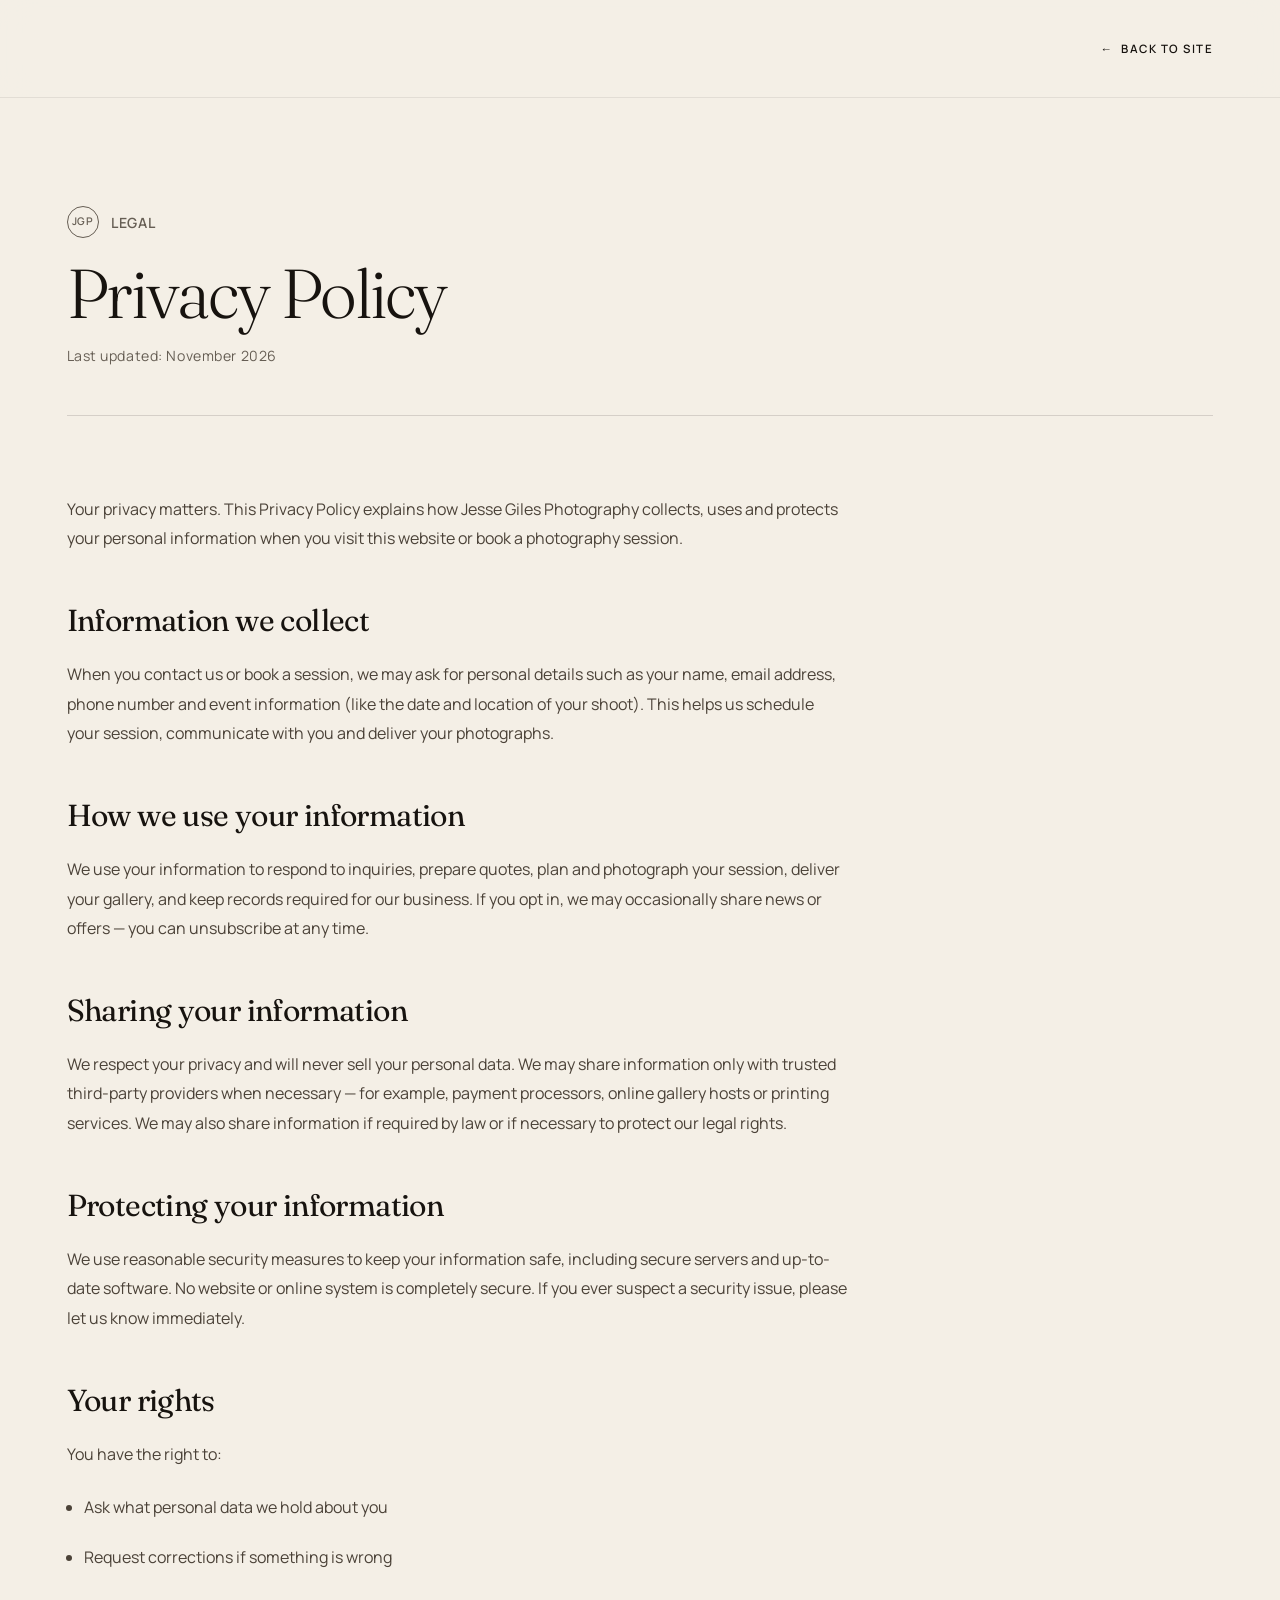
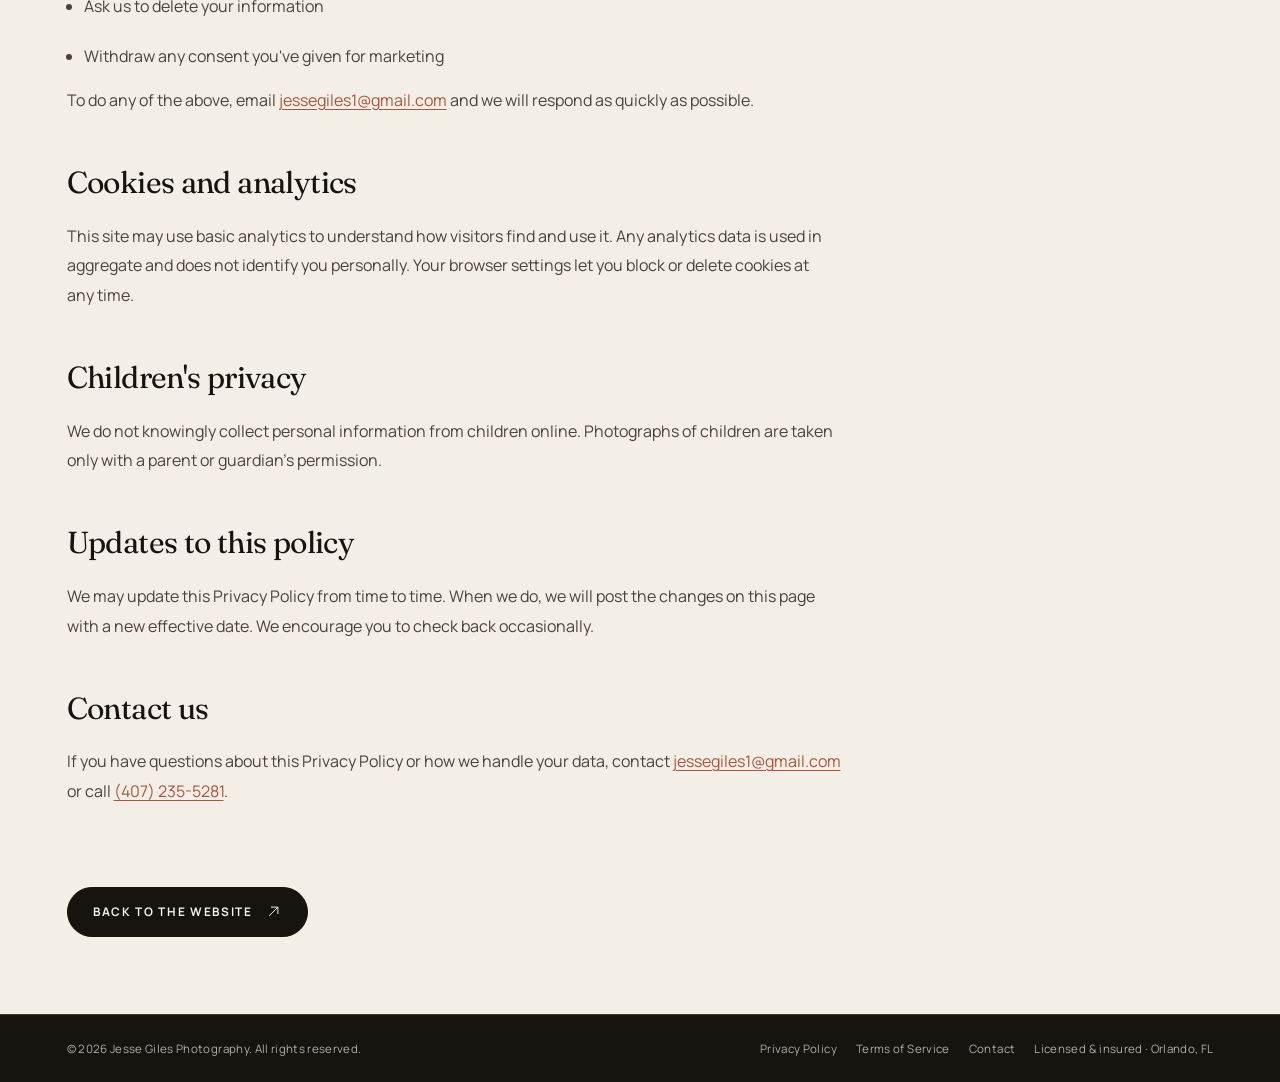
<file: privacy-policy.html>
<!DOCTYPE html>
<html lang="en">
<head>
  <meta charset="utf-8">
  <meta name="viewport" content="width=device-width, initial-scale=1">
  <title>Privacy Policy | Jesse Giles Photography</title>
  <meta name="description" content="How Jesse Giles Photography collects, uses and protects your personal information.">
  <meta name="theme-color" content="#17130f">
  <link rel="icon" href="assets/img/favicon.svg" type="image/svg+xml">
  <link rel="preload" href="assets/fonts/fraunces-roman.woff2" as="font" type="font/woff2" crossorigin>
  <link rel="preload" href="assets/fonts/manrope.woff2" as="font" type="font/woff2" crossorigin>
  <link rel="stylesheet" href="assets/css/style.css">
</head>
<body class="legal-page">

  <a class="skip-link" href="#main">Skip to content</a>

  <header class="header header--solid">
    <div class="header__inner">
      <a class="brand" href="index.html" aria-label="Jesse Giles Photography, home">
        <span class="brand__logo" aria-hidden="true"></span>
      </a>
      <a class="header__back" href="index.html"><span aria-hidden="true">←</span> Back to site</a>
    </div>
  </header>

  <main id="main" class="legal-page">
    <div class="shell">
      <div class="legal-hero">
        <p class="eyebrow"><span class="eyebrow__num">JGP</span> Legal</p>
        <h1>Privacy Policy</h1>
        <p>Last updated: November 2026</p>
      </div>

      <div class="legal-body">
        <p>Your privacy matters. This Privacy Policy explains how Jesse Giles Photography collects, uses and protects your personal information when you visit this website or book a photography session.</p>

        <h2>Information we collect</h2>
        <p>When you contact us or book a session, we may ask for personal details such as your name, email address, phone number and event information (like the date and location of your shoot). This helps us schedule your session, communicate with you and deliver your photographs.</p>

        <h2>How we use your information</h2>
        <p>We use your information to respond to inquiries, prepare quotes, plan and photograph your session, deliver your gallery, and keep records required for our business. If you opt in, we may occasionally share news or offers — you can unsubscribe at any time.</p>

        <h2>Sharing your information</h2>
        <p>We respect your privacy and will never sell your personal data. We may share information only with trusted third-party providers when necessary — for example, payment processors, online gallery hosts or printing services. We may also share information if required by law or if necessary to protect our legal rights.</p>

        <h2>Protecting your information</h2>
        <p>We use reasonable security measures to keep your information safe, including secure servers and up-to-date software. No website or online system is completely secure. If you ever suspect a security issue, please let us know immediately.</p>

        <h2>Your rights</h2>
        <p>You have the right to:</p>
        <ul>
          <li>Ask what personal data we hold about you</li>
          <li>Request corrections if something is wrong</li>
          <li>Ask us to delete your information</li>
          <li>Withdraw any consent you've given for marketing</li>
        </ul>
        <p>To do any of the above, email <a href="mailto:jessegiles1@gmail.com">jessegiles1@gmail.com</a> and we will respond as quickly as possible.</p>

        <h2>Cookies and analytics</h2>
        <p>This site may use basic analytics to understand how visitors find and use it. Any analytics data is used in aggregate and does not identify you personally. Your browser settings let you block or delete cookies at any time.</p>

        <h2>Children's privacy</h2>
        <p>We do not knowingly collect personal information from children online. Photographs of children are taken only with a parent or guardian's permission.</p>

        <h2>Updates to this policy</h2>
        <p>We may update this Privacy Policy from time to time. When we do, we will post the changes on this page with a new effective date. We encourage you to check back occasionally.</p>

        <h2>Contact us</h2>
        <p>If you have questions about this Privacy Policy or how we handle your data, contact <a href="mailto:jessegiles1@gmail.com">jessegiles1@gmail.com</a> or call <a href="tel:+14072355281">(407) 235-5281</a>.</p>
      </div>

      <div class="legal-foot">
        <a class="btn btn--dark" href="index.html"><span>Back to the website</span><svg class="ico" viewBox="0 0 24 24" aria-hidden="true"><path d="M5 19 19 5M8 5h11v11"/></svg></a>
      </div>
    </div>
  </main>

  <footer class="footer pt-0">
    <div class="shell">
      <div class="footer__bottom" style="border-top:0;">
        <p>© 2026 Jesse Giles Photography. All rights reserved.</p>
        <div class="footer__legal">
          <a href="privacy-policy.html">Privacy Policy</a>
          <a href="terms-of-service.html">Terms of Service</a>
          <a href="index.html#contact">Contact</a>
          <span>Licensed &amp; insured · Orlando, FL</span>
        </div>
      </div>
    </div>
  </footer>

</body>
</html>
</file>
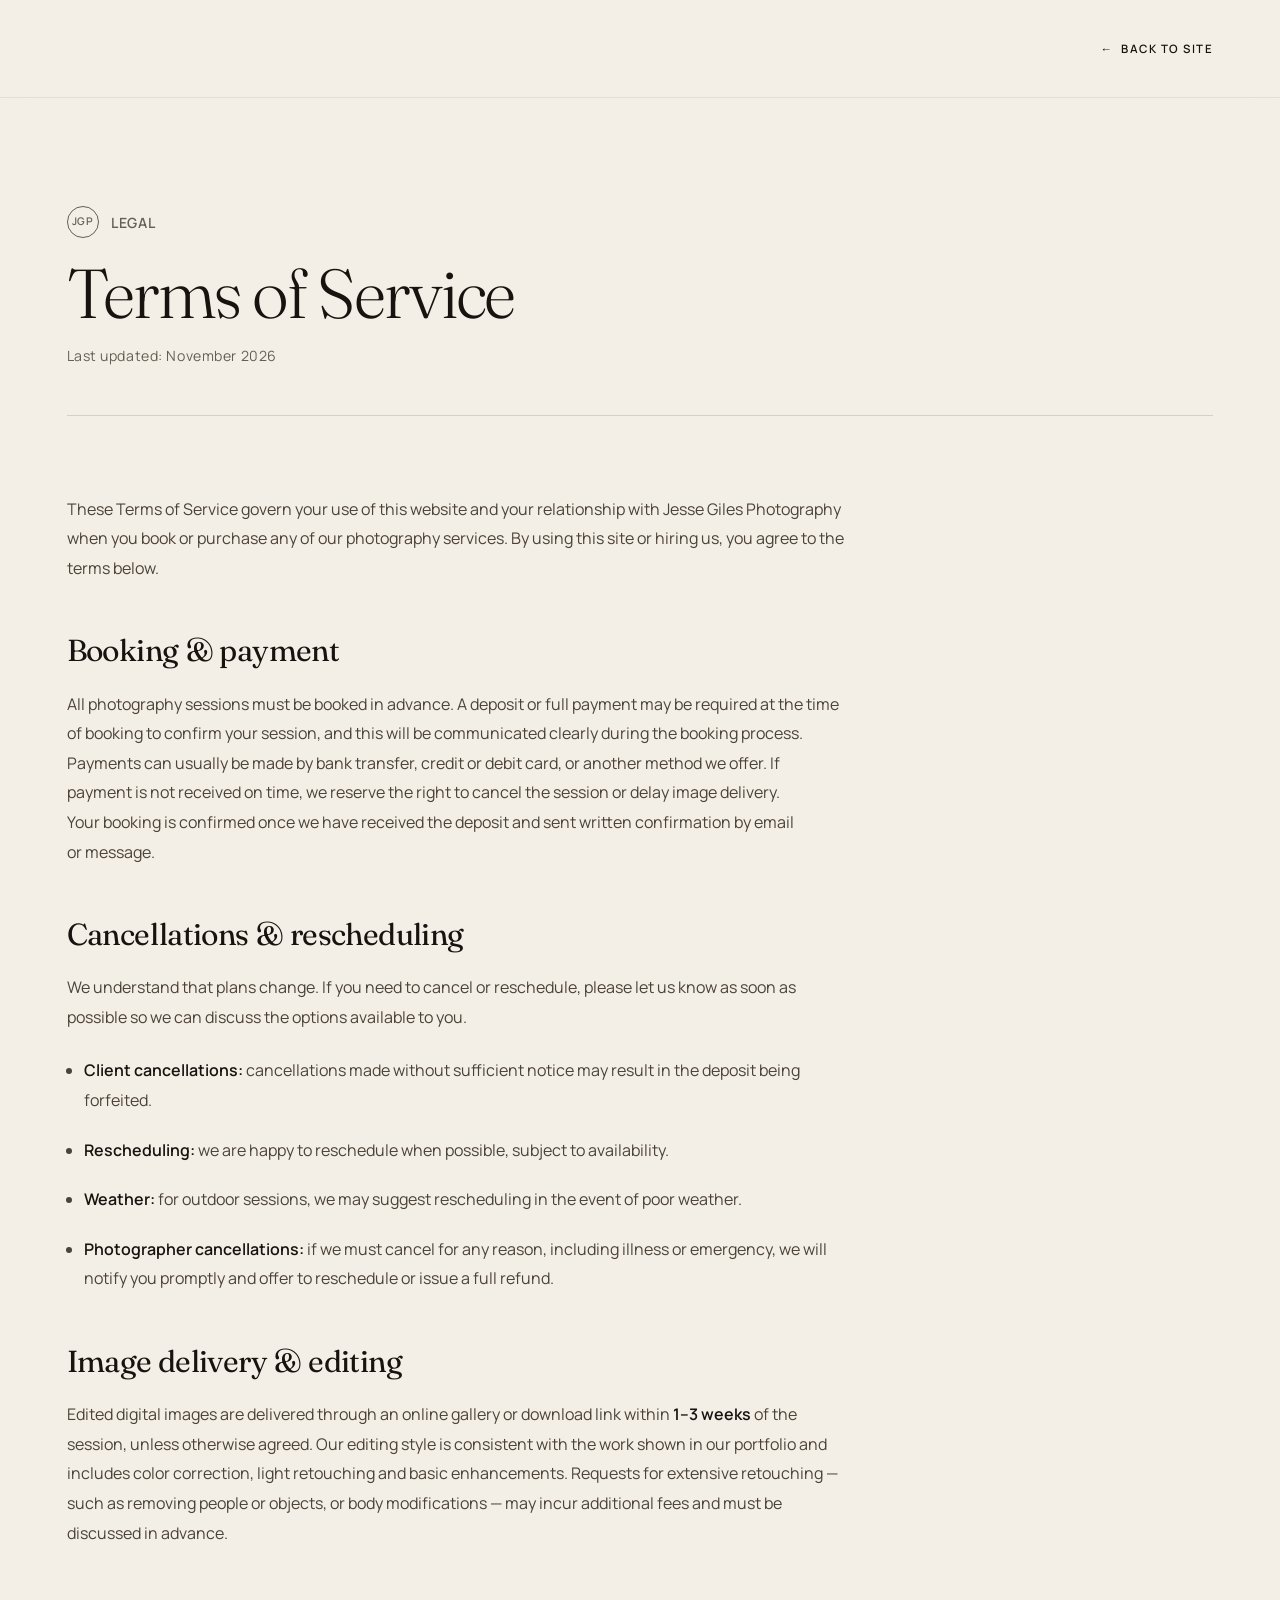
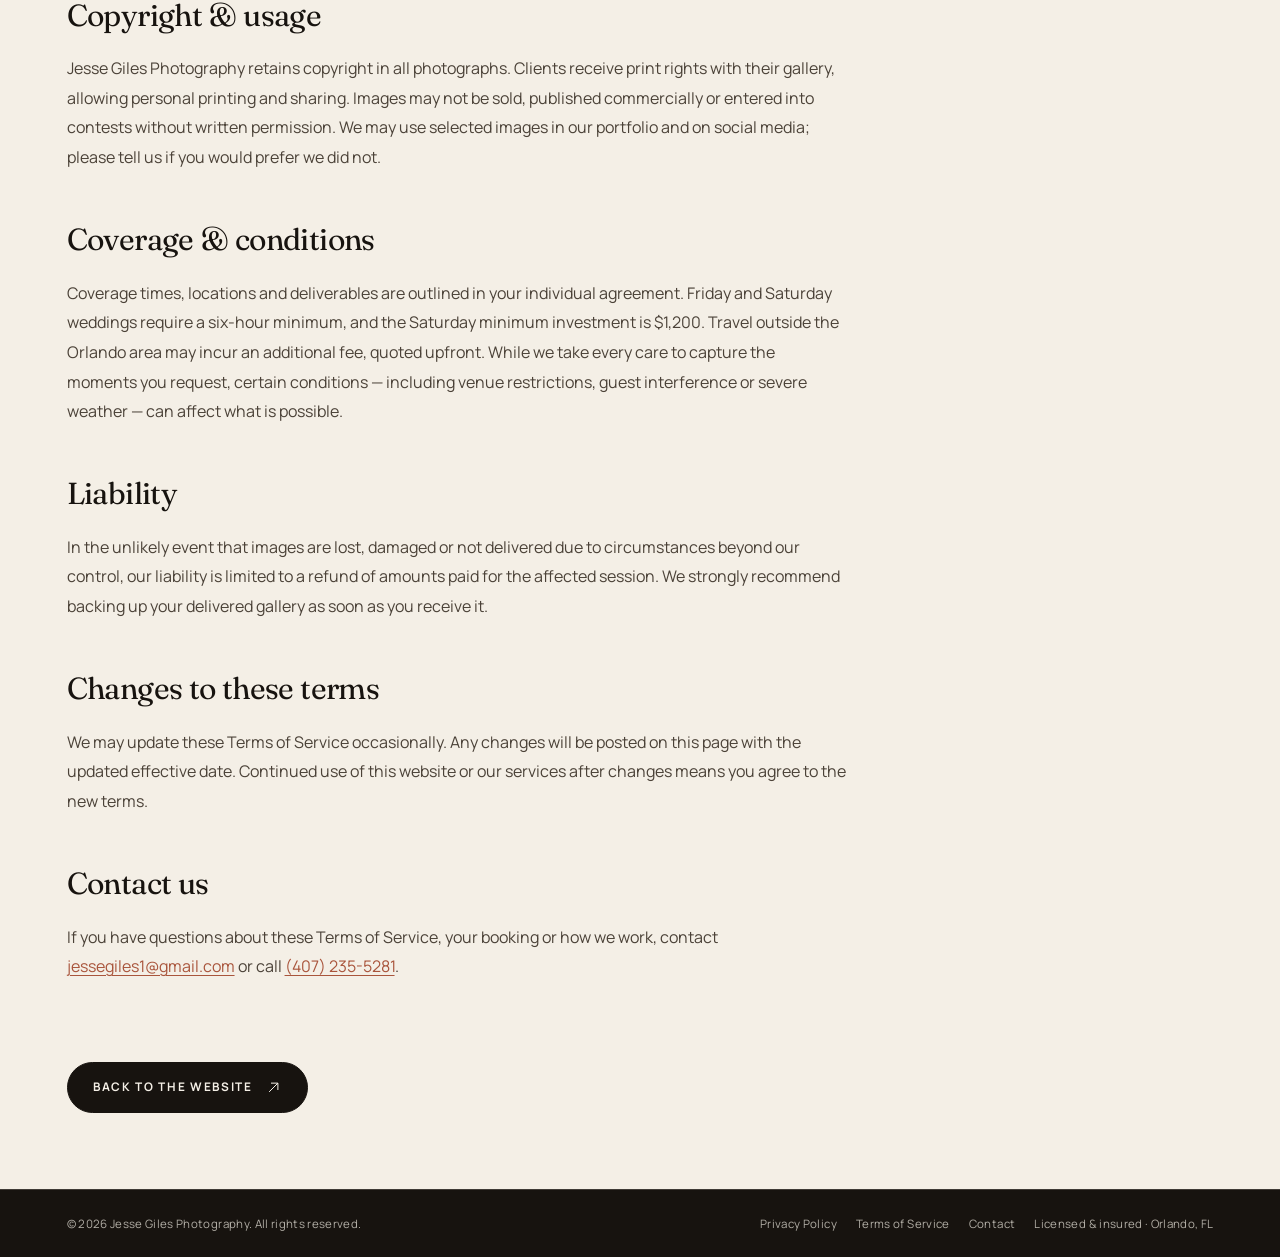
<file: terms-of-service.html>
<!DOCTYPE html>
<html lang="en">
<head>
  <meta charset="utf-8">
  <meta name="viewport" content="width=device-width, initial-scale=1">
  <title>Terms of Service | Jesse Giles Photography</title>
  <meta name="description" content="Booking, payment, cancellation and image delivery terms for Jesse Giles Photography.">
  <meta name="theme-color" content="#17130f">
  <link rel="icon" href="assets/img/favicon.svg" type="image/svg+xml">
  <link rel="preload" href="assets/fonts/fraunces-roman.woff2" as="font" type="font/woff2" crossorigin>
  <link rel="preload" href="assets/fonts/manrope.woff2" as="font" type="font/woff2" crossorigin>
  <link rel="stylesheet" href="assets/css/style.css">
</head>
<body class="legal-page">

  <a class="skip-link" href="#main">Skip to content</a>

  <header class="header header--solid">
    <div class="header__inner">
      <a class="brand" href="index.html" aria-label="Jesse Giles Photography, home">
        <span class="brand__logo" aria-hidden="true"></span>
      </a>
      <a class="header__back" href="index.html"><span aria-hidden="true">←</span> Back to site</a>
    </div>
  </header>

  <main id="main" class="legal-page">
    <div class="shell">
      <div class="legal-hero">
        <p class="eyebrow"><span class="eyebrow__num">JGP</span> Legal</p>
        <h1>Terms of Service</h1>
        <p>Last updated: November 2026</p>
      </div>

      <div class="legal-body">
        <p>These Terms of Service govern your use of this website and your relationship with Jesse Giles Photography when you book or purchase any of our photography services. By using this site or hiring us, you agree to the terms below.</p>

        <h2>Booking &amp; payment</h2>
        <p>All photography sessions must be booked in advance. A deposit or full payment may be required at the time of booking to confirm your session, and this will be communicated clearly during the booking process. Payments can usually be made by bank transfer, credit or debit card, or another method we offer. If payment is not received on time, we reserve the right to cancel the session or delay image delivery. Your booking is confirmed once we have received the deposit and sent written confirmation by email or message.</p>

        <h2>Cancellations &amp; rescheduling</h2>
        <p>We understand that plans change. If you need to cancel or reschedule, please let us know as soon as possible so we can discuss the options available to you.</p>
        <ul>
          <li><strong>Client cancellations:</strong> cancellations made without sufficient notice may result in the deposit being forfeited.</li>
          <li><strong>Rescheduling:</strong> we are happy to reschedule when possible, subject to availability.</li>
          <li><strong>Weather:</strong> for outdoor sessions, we may suggest rescheduling in the event of poor weather.</li>
          <li><strong>Photographer cancellations:</strong> if we must cancel for any reason, including illness or emergency, we will notify you promptly and offer to reschedule or issue a full refund.</li>
        </ul>

        <h2>Image delivery &amp; editing</h2>
        <p>Edited digital images are delivered through an online gallery or download link within <strong>1–3 weeks</strong> of the session, unless otherwise agreed. Our editing style is consistent with the work shown in our portfolio and includes color correction, light retouching and basic enhancements. Requests for extensive retouching — such as removing people or objects, or body modifications — may incur additional fees and must be discussed in advance.</p>

        <h2>Copyright &amp; usage</h2>
        <p>Jesse Giles Photography retains copyright in all photographs. Clients receive print rights with their gallery, allowing personal printing and sharing. Images may not be sold, published commercially or entered into contests without written permission. We may use selected images in our portfolio and on social media; please tell us if you would prefer we did not.</p>

        <h2>Coverage &amp; conditions</h2>
        <p>Coverage times, locations and deliverables are outlined in your individual agreement. Friday and Saturday weddings require a six-hour minimum, and the Saturday minimum investment is $1,200. Travel outside the Orlando area may incur an additional fee, quoted upfront. While we take every care to capture the moments you request, certain conditions — including venue restrictions, guest interference or severe weather — can affect what is possible.</p>

        <h2>Liability</h2>
        <p>In the unlikely event that images are lost, damaged or not delivered due to circumstances beyond our control, our liability is limited to a refund of amounts paid for the affected session. We strongly recommend backing up your delivered gallery as soon as you receive it.</p>

        <h2>Changes to these terms</h2>
        <p>We may update these Terms of Service occasionally. Any changes will be posted on this page with the updated effective date. Continued use of this website or our services after changes means you agree to the new terms.</p>

        <h2>Contact us</h2>
        <p>If you have questions about these Terms of Service, your booking or how we work, contact <a href="mailto:jessegiles1@gmail.com">jessegiles1@gmail.com</a> or call <a href="tel:+14072355281">(407) 235-5281</a>.</p>
      </div>

      <div class="legal-foot">
        <a class="btn btn--dark" href="index.html"><span>Back to the website</span><svg class="ico" viewBox="0 0 24 24" aria-hidden="true"><path d="M5 19 19 5M8 5h11v11"/></svg></a>
      </div>
    </div>
  </main>

  <footer class="footer pt-0">
    <div class="shell">
      <div class="footer__bottom" style="border-top:0;">
        <p>© 2026 Jesse Giles Photography. All rights reserved.</p>
        <div class="footer__legal">
          <a href="privacy-policy.html">Privacy Policy</a>
          <a href="terms-of-service.html">Terms of Service</a>
          <a href="index.html#contact">Contact</a>
          <span>Licensed &amp; insured · Orlando, FL</span>
        </div>
      </div>
    </div>
  </footer>

</body>
</html>
</file>
<file: assets/css/style.css>
/* ==========================================================================
   Jesse Giles Photography — 2026 redesign
   Palette: warm ivory, espresso ink, clay accent
   Type: Fraunces (display) + Manrope (sans)
   ========================================================================== */

/* ---------- Fonts ---------- */
@font-face {
  font-family: "Fraunces";
  font-style: normal;
  font-weight: 300 700;
  font-display: swap;
  src: url("../fonts/fraunces-roman.woff2") format("woff2");
}
@font-face {
  font-family: "Fraunces";
  font-style: italic;
  font-weight: 300 700;
  font-display: swap;
  src: url("../fonts/fraunces-italic.woff2") format("woff2");
}
@font-face {
  font-family: "Manrope";
  font-style: normal;
  font-weight: 400 700;
  font-display: swap;
  src: url("../fonts/manrope.woff2") format("woff2");
}

/* ---------- Reset ---------- */
*,
*::before,
*::after {
  box-sizing: border-box;
}

html {
  -webkit-text-size-adjust: 100%;
  scroll-behavior: smooth;
  scroll-padding-top: 6rem;
}

body,
h1,
h2,
h3,
h4,
p,
figure,
blockquote,
ul,
ol,
dl,
dd {
  margin: 0;
}
ul,
ol {
  padding: 0;
  list-style: none;
}
img,
svg {
  display: block;
  max-width: 100%;
}
img {
  height: auto;
}
button,
input,
select,
textarea {
  font: inherit;
  color: inherit;
}
button {
  background: none;
  border: 0;
  cursor: pointer;
}
a {
  color: inherit;
  text-decoration: none;
}
::selection {
  background: var(--clay);
  color: var(--cream);
}

/* ---------- Tokens ---------- */
:root {
  --ink: #17130f;
  --ink-2: #241e18;
  --ink-3: #33291f;
  --cream: #f4efe6;
  --cream-2: #ece5d9;
  --paper: #faf7f1;
  --sand: #e8dfd0;
  --clay: #a9553c;
  --clay-soft: #d9a58f;
  --olive: #6d7259;
  --muted: #665e54;
  --muted-light: rgba(244, 239, 230, 1);
  --line: rgba(23, 19, 15, 0.14);
  --line-soft: rgba(23, 19, 15, 0.08);
  --line-light: rgba(244, 239, 230, 0.18);
  --serif: "Fraunces", "Iowan Old Style", Georgia, serif;
  --sans: "Manrope", "Helvetica Neue", Arial, sans-serif;
  --gutter: clamp(1.25rem, 5.2vw, 5.5rem);
  --shell: 1480px;
  --section-y: clamp(4.5rem, 7.5vw, 8rem);
  --ease: cubic-bezier(0.22, 1, 0.36, 1);
  --header-h: 88px;
}

/* ---------- Base ---------- */
html {
  scrollbar-color: var(--ink) var(--cream-2);
}
body {
  background: var(--cream);
  color: var(--ink);
  font-family: var(--sans);
  font-size: 16px;
  line-height: 1.65;
  font-weight: 400;
  -webkit-font-smoothing: antialiased;
  -moz-osx-font-smoothing: grayscale;
  overflow-x: hidden;
}
body.is-locked {
  overflow: hidden;
}

.shell {
  width: 100%;
  max-width: var(--shell);
  margin-inline: auto;
  padding-inline: var(--gutter);
}

.section {
  padding-block: var(--section-y);
}

p {
  text-wrap: pretty;
}
h1,
h2,
h3 {
  text-wrap: balance;
}

em {
  font-style: italic;
}

.display {
  font-family: var(--serif);
  font-weight: 400;
  font-size: clamp(2.5rem, 5.1vw, 4.9rem);
  line-height: 1.02;
  letter-spacing: -0.028em;
  font-optical-sizing: auto;
}
.display em {
  font-style: italic;
  font-weight: 300;
  letter-spacing: -0.01em;
}

.eyebrow {
  display: flex;
  align-items: center;
  gap: 0.8rem;
  font-size: 0.74rem;
  font-weight: 600;
  letter-spacing: 0.15em;
  text-transform: uppercase;
  color: var(--muted);
  line-height: 1.5;
}
.eyebrow--light {
  color: var(--muted-light);
}
.eyebrow__num {
  display: inline-flex;
  align-items: center;
  justify-content: center;
  min-width: 2rem;
  height: 2rem;
  border: 1px solid currentColor;
  border-radius: 50%;
  font-size: 0.66rem;
  letter-spacing: 0.04em;
}
.eyebrow__dot {
  width: 6px;
  height: 6px;
  border-radius: 50%;
  background: var(--clay-soft);
  box-shadow: 0 0 0 4px rgba(217, 165, 143, 0.18);
}

.link-arrow {
  display: inline-flex;
  align-items: center;
  gap: 0.6rem;
  font-size: 0.84rem;
  font-weight: 600;
  letter-spacing: 0.1em;
  text-transform: uppercase;
  padding-bottom: 0.35rem;
  border-bottom: 1px solid var(--line);
  transition:
    color 0.35s var(--ease),
    border-color 0.35s var(--ease);
}
.link-arrow span {
  transition: transform 0.4s var(--ease);
}
.link-arrow:hover {
  color: var(--clay);
  border-color: var(--clay);
}
.link-arrow:hover span {
  transform: translateX(4px);
}
.link-arrow--light {
  color: var(--cream);
  border-color: var(--line-light);
}
.link-arrow--light:hover {
  color: var(--clay-soft);
  border-color: var(--clay-soft);
}

.fineprint {
  font-size: 0.85rem;
  line-height: 1.7;
  color: var(--muted);
  padding-top: 0.9rem;
  border-top: 1px solid var(--line);
}

/* ---------- Grain + cursor ---------- */
.grain {
  position: fixed;
  inset: 0;
  z-index: 900;
  pointer-events: none;
  opacity: 0.035;
  background-image: url("data:image/svg+xml,%3Csvg xmlns='http://www.w3.org/2000/svg' width='140' height='140'%3E%3Cfilter id='n'%3E%3CfeTurbulence type='fractalNoise' baseFrequency='0.85' numOctaves='3' stitchTiles='stitch'/%3E%3C/filter%3E%3Crect width='140' height='140' filter='url(%23n)'/%3E%3C/svg%3E");
  background-size: 140px 140px;
  mix-blend-mode: multiply;
}
.pt-0 {
  padding-top: 0 !important;
}
.cursor {
  position: fixed;
  top: 0;
  left: 0;
  z-index: 1600;
  pointer-events: none;
  opacity: 0;
  transition: opacity 0.3s ease;
  mix-blend-mode: difference;
}
body.has-cursor .cursor {
  opacity: 1;
}
body.has-cursor,
body.has-cursor a,
body.has-cursor button,
body.has-cursor .gallery__open {
  cursor: none;
}
body.has-cursor input,
body.has-cursor textarea,
body.has-cursor select {
  cursor: auto;
}
.cursor__dot,
.cursor__ring {
  position: fixed;
  top: 0;
  left: 0;
  border-radius: 50%;
  transform: translate(-50%, -50%);
  pointer-events: none;
}
.cursor__dot {
  width: 5px;
  height: 5px;
  background: var(--cream);
  mix-blend-mode: difference;
}
.cursor__ring {
  width: 38px;
  height: 38px;
  border: 1px solid rgba(244, 239, 230, 0.65);
  mix-blend-mode: difference;
  transition:
    width 0.35s var(--ease),
    height 0.35s var(--ease),
    background 0.35s var(--ease),
    border-color 0.35s var(--ease);
}
.cursor.is-hover .cursor__ring {
  width: 64px;
  height: 64px;
  background: rgba(244, 239, 230, 0.14);
  border-color: rgba(244, 239, 230, 0.9);
}

/* ---------- Skip link ---------- */
.skip-link {
  position: fixed;
  top: 0.75rem;
  left: 0.75rem;
  z-index: 3000;
  padding: 0.7rem 1.1rem;
  background: var(--ink);
  color: var(--cream);
  font-size: 0.8rem;
  letter-spacing: 0.08em;
  text-transform: uppercase;
  transform: translateY(-160%);
  transition: transform 0.3s var(--ease);
}
.skip-link:focus-visible {
  transform: none;
  outline: 2px solid var(--clay-soft);
}

/* ---------- Buttons ---------- */
.btn {
  position: relative;
  display: inline-flex;
  align-items: center;
  gap: 0.85rem;
  padding: 1.05rem 1.6rem;
  border: 1px solid transparent;
  border-radius: 100px;
  font-size: 0.74rem;
  font-weight: 700;
  letter-spacing: 0.14em;
  text-transform: uppercase;
  line-height: 1;
  overflow: hidden;
  isolation: isolate;
  transition:
    color 0.4s var(--ease),
    border-color 0.4s var(--ease),
    background-color 0.4s var(--ease);
}
.btn::before {
  content: "";
  position: absolute;
  inset: 0;
  z-index: -1;
  background: var(--clay);
  transform: translateY(101%);
  transition: transform 0.5s var(--ease);
}
.btn:hover::before {
  transform: translateY(0);
}
.btn:hover {
  color: var(--cream);
  border-color: var(--clay);
}
.btn .ico {
  width: 15px;
  height: 15px;
  flex: none;
  fill: none;
  stroke: currentColor;
  stroke-width: 1.6;
  transition: transform 0.45s var(--ease);
}
.btn:hover .ico {
  transform: translate(2px, -2px);
}

.btn--light {
  background: var(--cream);
  color: var(--ink);
  border-color: var(--cream);
}
.btn--dark {
  background: var(--ink);
  color: var(--cream);
  border-color: var(--ink);
}
.btn--outline {
  background: transparent;
  color: var(--ink);
  border-color: var(--line);
}
.btn--outline:hover {
  color: var(--cream);
}
.btn--sm {
  padding: 0.9rem 1.3rem;
  font-size: 0.72rem;
  gap: 0.6rem;
}
.btn--sm .ico {
  width: 12px;
  height: 12px;
}

.btn__count {
  display: inline-flex;
  align-items: center;
  justify-content: center;
  min-width: 1.7rem;
  height: 1.7rem;
  padding-inline: 0.35rem;
  border-radius: 100px;
  background: rgba(23, 19, 15, 0.08);
  font-size: 0.68rem;
  letter-spacing: 0.02em;
}
.btn:hover .btn__count {
  background: rgba(244, 239, 230, 0.18);
}

.round-btn {
  width: 48px;
  height: 48px;
  display: grid;
  place-items: center;
  border: 1px solid var(--line);
  border-radius: 50%;
  transition:
    background 0.35s var(--ease),
    color 0.35s var(--ease),
    border-color 0.35s var(--ease);
}
.round-btn svg {
  width: 18px;
  height: 18px;
  fill: none;
  stroke: currentColor;
  stroke-width: 1.4;
}
.round-btn:hover {
  background: var(--ink);
  color: var(--cream);
  border-color: var(--ink);
}

/* ---------- Header ---------- */
.header {
  position: fixed;
  top: 0;
  left: 0;
  right: 0;
  z-index: 800;
  color: var(--cream);
  transition:
    color 0.45s var(--ease),
    background-color 0.45s var(--ease),
    border-color 0.45s var(--ease),
    transform 0.5s var(--ease);
  border-bottom: 1px solid transparent;
}
.header__inner {
  max-width: var(--shell);
  margin-inline: auto;
  padding: 1.15rem var(--gutter);
  display: flex;
  align-items: center;
  justify-content: space-between;
  gap: 2rem;
}
.header.is-scrolled {
  background: rgba(244, 239, 230, 0.86);
  -webkit-backdrop-filter: blur(16px);
  backdrop-filter: blur(16px);
  color: var(--ink);
  border-bottom-color: var(--line-soft);
}
.header.is-hidden {
  transform: translateY(-100%);
}
.header.is-menu-open {
  color: var(--cream);
  background: transparent;
  border-color: transparent;
  backdrop-filter: none;
}

.brand {
  display: inline-flex;
  align-items: center;
  color: inherit;
}
.brand__logo {
  display: block;
  width: clamp(190px, 11vw, 215px);
  aspect-ratio: 472 / 150;
  transition: opacity 0.35s var(--ease);
}
.brand__logo img {
  width: 100%;
}
header .brand__logo img:last-child {
  display: none;
}
header.is-scrolled .brand__logo img:first-child {
  display: none;
}
header.is-scrolled .brand__logo img:last-child {
  display: block;
}
.brand--footer .brand__logo {
  width: clamp(194px, 13vw, 245px);
}

.nav ul {
  display: flex;
  align-items: center;
  gap: clamp(1.1rem, 2.4vw, 2.4rem);
}
.nav__link {
  position: relative;
  font-size: 0.76rem;
  font-weight: 600;
  letter-spacing: 0.11em;
  text-transform: uppercase;
  padding-block: 0.5rem;
}
.nav__link::after {
  content: "";
  position: absolute;
  left: 0;
  bottom: 0.1rem;
  width: 100%;
  height: 1px;
  background: currentColor;
  transform: scaleX(0);
  transform-origin: right;
  transition: transform 0.45s var(--ease);
}
.nav__link:hover::after,
.nav__link.is-active::after {
  transform: scaleX(1);
  transform-origin: left;
}

.header__actions {
  display: flex;
  align-items: center;
  gap: 1rem;
}

.nav-toggle {
  display: none;
  align-items: center;
  gap: 0.7rem;
  padding: 0.6rem 0;
  font-size: 0.72rem;
  font-weight: 600;
  letter-spacing: 0.18em;
  text-transform: uppercase;
}
.nav-toggle__bars {
  display: flex;
  flex-direction: column;
  gap: 5px;
  width: 22px;
}
.nav-toggle__bars i {
  display: block;
  height: 1px;
  width: 100%;
  background: currentColor;
  transition:
    transform 0.4s var(--ease),
    width 0.4s var(--ease);
}
.nav-toggle[aria-expanded="true"] .nav-toggle__bars i:first-child {
  transform: translateY(3px) rotate(45deg);
}
.nav-toggle[aria-expanded="true"] .nav-toggle__bars i:last-child {
  transform: translateY(-3px) rotate(-45deg);
}

/* ---------- Mobile menu ---------- */
.mobile-menu {
  position: fixed;
  inset: 0;
  z-index: 780;
  background: var(--ink);
  color: var(--cream);
  padding: calc(var(--header-h) + 2rem) var(--gutter) 2.5rem;
  display: flex;
  flex-direction: column;
  justify-content: space-between;
  visibility: hidden;
  opacity: 0;
  clip-path: inset(0 0 100% 0);
  transition:
    clip-path 0.7s var(--ease),
    opacity 0.5s,
    visibility 0.7s;
}
.mobile-menu.is-open {
  visibility: visible;
  opacity: 1;
  clip-path: inset(0 0 0 0);
}
.mobile-menu nav ul {
  display: flex;
  flex-direction: column;
  gap: 0.15rem;
}
.mobile-menu nav a {
  display: flex;
  align-items: baseline;
  gap: 1.1rem;
  padding: 0.55rem 0;
  font-family: var(--serif);
  font-size: clamp(2rem, 8vw, 3.1rem);
  line-height: 1.1;
  letter-spacing: -0.02em;
  border-bottom: 1px solid rgba(244, 239, 230, 0.08);
}
.mobile-menu nav a span {
  font-family: var(--sans);
  font-size: 0.68rem;
  letter-spacing: 0.15em;
  color: var(--clay-soft);
  min-width: 1.4rem;
}
.mobile-menu__foot {
  display: flex;
  flex-wrap: wrap;
  gap: 0.4rem 1.5rem;
  padding-top: 1.5rem;
  border-top: 1px solid var(--line-light);
  font-size: 0.85rem;
  color: var(--muted-light);
}
.mobile-menu__foot a {
  color: var(--cream);
}
.mobile-menu__foot p {
  width: 100%;
  font-size: 0.78rem;
  letter-spacing: 0.08em;
  text-transform: uppercase;
}

/* ---------- Hero ---------- */
.hero {
  position: relative;
  min-height: 100svh;
  display: flex;
  flex-direction: column;
  justify-content: flex-end;
  color: var(--cream);
  overflow: hidden;
  isolation: isolate;
}
.hero__media {
  position: absolute;
  inset: 0;
  z-index: -2;
  overflow: hidden;
  background: var(--ink-2);
}
.hero__img {
  width: 100%;
  height: 100%;
  object-fit: cover;
  object-position: center center;
}
.hero__veil {
  position: absolute;
  inset: 0;
  background:
    linear-gradient(
      to top,
      rgba(13, 10, 8, 0.92) 0%,
      rgba(13, 10, 8, 0.42) 38%,
      rgba(13, 10, 8, 0.14) 62%,
      rgba(13, 10, 8, 0.52) 100%
    ),
    radial-gradient(
      120% 80% at 70% 20%,
      rgba(169, 85, 60, 0.18),
      rgba(0, 0, 0, 0.6) 60%
    );
    mix-blend-mode: multiply;
}
.hero__content {
  padding-top: calc(var(--header-h) + 3rem);
  padding-bottom: clamp(1.75rem, 4vh, 3rem);
}
.hero__eyebrow {
  margin-bottom: clamp(1.4rem, 2.6vw, 2.2rem);
}
.hero__title {
  font-family: var(--serif);
  font-size: clamp(3rem, 7.9vw, 7.6rem);
  font-weight: 300;
  line-height: 0.94;
  letter-spacing: -0.035em;
  max-width: 17ch;
}
.hero__title em {
  font-style: italic;
  color: var(--clay-soft);
}
.hero__title .line {
  display: block;
  overflow: hidden;
  padding-bottom: 0.06em;
  margin-bottom: -0.06em;
}
.hero__title .line__inner {
  display: block;
  transform: translateY(0);
}

@keyframes heroIn {
  from {
    opacity: 0;
    transform: translateY(1.1rem);
  }
  to {
    opacity: 1;
    transform: none;
  }
}
.hero__eyebrow,
.hero__lower,
.hero__foot {
  animation: heroIn 0.85s var(--ease) both;
}
.hero__lower {
  animation-delay: 0.1s;
}
.hero__foot {
  animation-delay: 0.2s;
}
.hero__lower {
  display: grid;
  grid-template-columns: minmax(0, 1fr) auto;
  align-items: end;
  gap: 2rem 4rem;
  margin-top: clamp(2rem, 4vw, 3.2rem);
  padding-top: clamp(1.5rem, 3vw, 2rem);
  border-top: 1px solid var(--line-light);
}
.hero__lede {
  max-width: 34rem;
  font-size: clamp(1rem, 1.15vw, 1.1rem);
  line-height: 1.75;
  color: rgba(244, 239, 230, 0.88);
}
.hero__actions {
  display: flex;
  flex-direction: column;
  align-items: flex-start;
  gap: 1.25rem;
}
.hero__actions .link-arrow {
  align-self: flex-start;
}

.hero__foot {
  display: flex;
  align-items: center;
  justify-content: space-between;
  gap: 2rem;
  padding-top: 1.4rem;
  padding-bottom: 1.6rem;
  border-top: 1px solid var(--line-light);
  font-size: 0.8rem;
  letter-spacing: 0.03em;
  color: rgba(244, 239, 230, 0.84);
}
.hero__award {
  display: flex;
  align-items: center;
  gap: 0.8rem;
}
.hero__award-star {
  color: var(--clay-soft);
  font-size: 1.1rem;
}
.hero__award strong {
  color: var(--cream);
  font-weight: 600;
}
.hero__award span {
  color: rgba(244, 239, 230, 0.72);
  font-size: 0.7rem;
  letter-spacing: 0.16em;
  text-transform: uppercase;
}
.hero__award p {
  line-height: 1.45;
}
.hero__scroll {
  display: inline-flex;
  align-items: center;
  gap: 0.7rem;
  font-size: 0.7rem;
  letter-spacing: 0.18em;
  text-transform: uppercase;
  color: rgba(244, 239, 230, 0.78);
}
.hero__scroll-line {
  position: relative;
  width: 42px;
  height: 1px;
  background: rgba(244, 239, 230, 0.25);
  overflow: hidden;
}
.hero__scroll-line::after {
  content: "";
  position: absolute;
  inset: 0;
  background: var(--clay-soft);
  transform: translateX(-100%);
  animation: scrollLine 2.6s var(--ease) infinite;
}
@keyframes scrollLine {
  0% {
    transform: translateX(-100%);
  }
  55%,
  100% {
    transform: translateX(100%);
  }
}
.hero__booking {
  display: inline-flex;
  align-items: center;
  gap: 0.55rem;
}
.status-dot {
  width: 6px;
  height: 6px;
  border-radius: 50%;
  background: #9ab07b;
  box-shadow: 0 0 0 4px rgba(154, 176, 123, 0.16);
}

/* ---------- Marquee ---------- */
.marquee {
  background: var(--cream);
  color: var(--ink);
  border-bottom: 1px solid var(--line);
  overflow: hidden;
  padding: 1.05rem 0;
}
.marquee__track {
  display: flex;
  align-items: center;
  gap: 2.2rem;
  width: max-content;
  animation: marquee 44s linear infinite;
}
.marquee__track span {
  font-family: var(--serif);
  font-size: clamp(1.05rem, 1.8vw, 1.5rem);
  font-weight: 300;
  letter-spacing: -0.01em;
  white-space: nowrap;
}
.marquee__track i {
  color: var(--clay);
  font-style: normal;
  font-size: 0.7rem;
}
@keyframes marquee {
  from {
    transform: translateX(0);
  }
  to {
    transform: translateX(-50%);
  }
}

/* ---------- Intro ---------- */
.intro {
  padding-bottom: clamp(3rem, 6vw, 5rem);
}
.intro__grid {
  display: grid;
  grid-template-columns: minmax(180px, 0.62fr) 1.9fr;
  gap: clamp(2rem, 5vw, 5rem);
  align-items: start;
}
.intro__aside {
  position: sticky;
  top: 8rem;
  display: flex;
  flex-direction: column;
  gap: 1.6rem;
}
.intro__small {
  font-size: 0.84rem;
  line-height: 1.7;
  color: var(--muted);
  letter-spacing: 0.01em;
}
.intro__title {
  max-width: 19ch;
}
.intro__title em {
  color: var(--clay);
}
.intro__copy {
  display: grid;
  grid-template-columns: 1fr 1fr;
  gap: 1.5rem 2.8rem;
  margin-top: clamp(2rem, 3.4vw, 2.8rem);
  max-width: 60rem;
}
.intro__copy p {
  font-size: 1rem;
  line-height: 1.75;
  color: #40382f;
}
.intro__signature {
  display: flex;
  flex-direction: column;
  gap: 0.25rem;
  margin-top: 2.2rem;
  font-family: var(--serif);
  font-style: italic;
  font-size: 1.85rem;
  line-height: 1;
  color: var(--ink);
}
.intro__signature span {
  font-family: var(--sans);
  font-style: normal;
  font-size: 0.68rem;
  letter-spacing: 0.2em;
  text-transform: uppercase;
  color: var(--muted);
  margin-top: 0.35rem;
}

.stats {
  display: grid;
  grid-template-columns: repeat(4, 1fr);
  gap: 0;
  margin-top: clamp(4rem, 8vw, 7rem);
  border-top: 1px solid var(--line);
  border-bottom: 1px solid var(--line);
}
.stat {
  padding: clamp(1.6rem, 3vw, 2.4rem) clamp(1rem, 2vw, 2rem);
  border-right: 1px solid var(--line);
}
.stat:first-child {
  padding-left: 0;
}
.stat:last-child {
  border-right: 0;
}
.stat__num {
  font-family: var(--serif);
  font-size: clamp(2.6rem, 4.4vw, 4rem);
  line-height: 1;
  letter-spacing: -0.04em;
  display: flex;
  align-items: flex-start;
  gap: 0.1rem;
}
.stat__x,
.stat__plus {
  font-size: 0.45em;
  color: var(--clay);
  margin-top: 0.22em;
}
.stat__label {
  margin-top: 0.9rem;
  font-size: 0.74rem;
  letter-spacing: 0.13em;
  text-transform: uppercase;
  line-height: 1.7;
  color: var(--muted);
}

/* ---------- Section head ---------- */
.section-head {
  display: grid;
  grid-template-columns: minmax(0, 1.55fr) minmax(0, 0.8fr);
  gap: clamp(2rem, 5vw, 5rem);
  align-items: end;
  margin-bottom: clamp(2.25rem, 4.2vw, 3.75rem);
}
.section-head__title {
  margin-top: 1.35rem;
  max-width: 18ch;
}
.section-head__title em {
  color: var(--clay);
}
.section-head__side {
  padding-bottom: 0.5rem;
  max-width: 26rem;
  justify-self: end;
}
.section-head__side > p {
  font-size: 0.96rem;
  line-height: 1.75;
  color: #4b4238;
}
.section-head__meta {
  margin-top: 1rem;
  font-size: 0.7rem !important;
  letter-spacing: 0.18em;
  text-transform: uppercase;
  color: var(--muted) !important;
}
.section-head--stack {
  margin-bottom: clamp(2rem, 4vw, 3rem);
}

/* ---------- Work / gallery ---------- */
.work {
  padding-top: clamp(3rem, 6vw, 5rem);
}
.gallery {
  columns: 3;
  column-gap: clamp(0.7rem, 1.5vw, 1.35rem);
  counter-reset: gallery;
}
.gallery__item {
  counter-increment: gallery;
  break-inside: avoid;
  margin-bottom: clamp(0.7rem, 1.5vw, 1.35rem);
  opacity: 1;
}
.gallery__item.is-hidden {
  display: none;
}
.gallery__open {
  display: block;
  width: 100%;
  text-align: left;
}
.gallery__frame {
  display: block;
  position: relative;
  overflow: hidden;
  background: var(--sand);
}
.gallery__frame img {
  width: 100%;
  height: auto;
  transition:
    transform 1.1s var(--ease),
    filter 0.7s var(--ease);
  transform: scale(1.001);
}
.gallery__open:hover .gallery__frame img,
.gallery__open:focus-visible .gallery__frame img {
  transform: scale(1.045);
  filter: brightness(0.92);
}
.gallery__meta {
  display: flex;
  align-items: center;
  justify-content: space-between;
  gap: 1rem;
  padding: 0.7rem 0.1rem 0;
  font-size: 0.7rem;
  letter-spacing: 0.18em;
  text-transform: uppercase;
  color: var(--muted);
}
.gallery__num::before {
  content: counter(gallery, decimal-leading-zero);
}
.gallery__view {
  display: inline-flex;
  align-items: center;
  gap: 0.35rem;
  opacity: 0;
  transform: translateY(4px);
  transition:
    opacity 0.4s var(--ease),
    transform 0.4s var(--ease);
}
.gallery__view svg {
  width: 11px;
  height: 11px;
  fill: none;
  stroke: currentColor;
  stroke-width: 1.8;
}
.gallery__open:hover .gallery__view,
.gallery__open:focus-visible .gallery__view {
  opacity: 1;
  transform: none;
}

.gallery__more {
  display: flex;
  flex-direction: column;
  align-items: center;
  gap: 1rem;
  margin-top: clamp(2rem, 4vw, 3.2rem);
}
.gallery__note {
  font-size: 0.78rem;
  letter-spacing: 0.06em;
  color: var(--muted);
  text-align: center;
}

/* ---------- About ---------- */
.about {
  background: var(--paper);
  border-top: 1px solid var(--line-soft);
  border-bottom: 1px solid var(--line-soft);
}
.about__grid {
  display: grid;
  grid-template-columns: minmax(0, 0.95fr) minmax(0, 1fr);
  gap: clamp(3rem, 7vw, 7rem);
  align-items: start;
}
.about__media {
  position: relative;
  padding-bottom: 5rem;
  padding-right: 2rem;
}
.about__portrait {
  overflow: hidden;
  position: relative;
  z-index: 1;
}
.about__portrait img {
  width: 100%;
  aspect-ratio: 3 / 2;
  object-fit: cover;
  object-position: center 35%;
  filter: saturate(0.9);
}
.about__detail {
  position: absolute;
  z-index: 2;
  right: 0;
  bottom: 0;
  width: 46%;
  border: 8px solid var(--paper);
  overflow: hidden;
}
.about__detail img {
  width: 100%;
  aspect-ratio: 3 / 4;
  object-fit: cover;
}
.badge {
  position: absolute;
  z-index: 3;
  left: -1.5rem;
  bottom: 7rem;
  width: 132px;
  height: 132px;
  border-radius: 50%;
  background: var(--ink);
  color: var(--cream);
  display: grid;
  place-items: center;
  box-shadow: 0 18px 40px rgba(23, 19, 15, 0.22);
}
.badge__ring {
  position: absolute;
  inset: 8px;
  width: calc(100% - 16px);
  height: calc(100% - 16px);
  animation: spin 28s linear infinite;
}
.badge__ring text {
  fill: var(--cream);
  font-family: var(--sans);
  font-size: 7.1px;
  font-weight: 500;
  letter-spacing: 1.45px;
}
.badge__center {
  font-family: var(--serif);
  font-size: 1.9rem;
  letter-spacing: -0.04em;
}
@keyframes spin {
  to {
    transform: rotate(360deg);
  }
}

.about__title {
  margin-top: 1.35rem;
  max-width: 15ch;
}
.about__title em {
  color: var(--clay);
}
.about__copy {
  margin-top: clamp(1.8rem, 3vw, 2.4rem);
  display: flex;
  flex-direction: column;
  gap: 1.2rem;
}
.about__copy p {
  font-size: 1rem;
  line-height: 1.8;
  color: #40382f;
  max-width: 54ch;
}
.about__quote {
  margin-top: 2.2rem;
  padding: 0.2rem 0 0.2rem 1.4rem;
  border-left: 1px solid var(--clay);
}
.about__quote p {
  font-family: var(--serif);
  font-size: clamp(1.25rem, 1.9vw, 1.6rem);
  line-height: 1.35;
  letter-spacing: -0.01em;
  color: var(--ink);
  font-style: italic;
}
.values {
  margin-top: 2.6rem;
  border-top: 1px solid var(--line);
}
.values li {
  display: grid;
  grid-template-columns: 2.4rem 1fr;
  gap: 0.35rem 1.2rem;
  padding: 1.35rem 0;
  border-bottom: 1px solid var(--line);
}
.values__num {
  font-size: 0.66rem;
  letter-spacing: 0.1em;
  color: var(--clay);
  padding-top: 0.35rem;
}
.values h3 {
  font-family: var(--serif);
  font-weight: 400;
  font-size: 1.2rem;
  letter-spacing: -0.01em;
}
.values p {
  grid-column: 2;
  font-size: 0.88rem;
  line-height: 1.7;
  color: var(--muted);
  max-width: 46ch;
}
.about__body .btn {
  margin-top: 2.2rem;
}

/* ---------- Frames ---------- */
.frames {
  position: relative;
  background: var(--ink);
  color: var(--cream);
  overflow: hidden;
}
.frames__pin {
  min-height: 100svh;
  display: flex;
  flex-direction: column;
  justify-content: center;
  gap: clamp(2rem, 5vh, 3.6rem);
  padding-block: clamp(4.5rem, 9vh, 7rem);
}
.frames__head {
  width: 100%;
}
.frames__title {
  margin-top: 1.25rem;
  font-size: clamp(2.4rem, 5.6vw, 5.4rem);
  color: var(--cream);
}
.frames__title em {
  color: var(--clay-soft);
}
.frames__viewport {
  overflow: hidden;
}
.frames__track {
  display: flex;
  align-items: flex-end;
  gap: clamp(1rem, 2.2vw, 2.2rem);
  width: max-content;
  padding-left: var(--gutter);
  padding-right: var(--gutter);
  will-change: transform;
}
.frame {
  flex: none;
}
.frame img {
  object-fit: cover;
  filter: saturate(0.9);
}
.frame--tall img {
  height: clamp(300px, 46vh, 520px);
  width: auto;
  aspect-ratio: 2 / 3;
}
.frame--wide img {
  height: clamp(230px, 34vh, 390px);
  width: auto;
  aspect-ratio: 3 / 2;
}
.frame figcaption {
  display: flex;
  align-items: center;
  gap: 0.6rem;
  padding-top: 0.8rem;
  font-size: 0.72rem;
  letter-spacing: 0.16em;
  text-transform: uppercase;
  color: var(--muted-light);
}
.frame figcaption span {
  color: var(--clay-soft);
  font-size: 0.66rem;
}
.frames__end {
  flex: none;
  width: clamp(260px, 26vw, 360px);
  padding-left: clamp(1rem, 3vw, 3rem);
  padding-bottom: 1.5rem;
  display: flex;
  flex-direction: column;
  align-items: flex-start;
  gap: 1.5rem;
}
.frames__end p {
  font-family: var(--serif);
  font-size: clamp(1.5rem, 2.4vw, 2.1rem);
  line-height: 1.2;
  letter-spacing: -0.02em;
  color: rgba(244, 239, 230, 0.9);
}
.frames__progress {
  width: 100%;
  margin-top: 0.5rem;
  height: 1px;
  background: rgba(244, 239, 230, 0.16);
}
.frames__progress span {
  display: block;
  height: 100%;
  width: 100%;
  background: var(--clay-soft);
  transform: scaleX(0);
  transform-origin: left;
}

/* ---------- Experience ---------- */
.experience {
  background: var(--cream);
}
.steps {
  position: relative;
  margin-top: clamp(1rem, 2vw, 2rem);
  border-top: 1px solid var(--line);
}
.step {
  display: grid;
  grid-template-columns: clamp(70px, 9vw, 140px) minmax(0, 1fr);
  gap: clamp(1rem, 3vw, 3rem);
  padding: clamp(2rem, 3.6vw, 3rem) 0;
  border-bottom: 1px solid var(--line);
  position: relative;
}
.step__marker {
  display: flex;
  align-items: flex-start;
  padding-top: 0.2rem;
}
.step__marker span {
  display: grid;
  place-items: center;
  width: 46px;
  height: 46px;
  border: 1px solid var(--line);
  border-radius: 50%;
  font-size: 0.7rem;
  letter-spacing: 0.04em;
  color: var(--muted);
  transition:
    background 0.5s var(--ease),
    color 0.5s var(--ease),
    border-color 0.5s var(--ease);
}
.step.is-active .step__marker span {
  background: var(--ink);
  color: var(--cream);
  border-color: var(--ink);
}
.step__content {
  max-width: 60rem;
}
.step__content h3 {
  font-family: var(--serif);
  font-size: clamp(1.65rem, 2.8vw, 2.4rem);
  font-weight: 400;
  letter-spacing: -0.025em;
  line-height: 1.15;
}
.step__content p {
  margin-top: 0.85rem;
  max-width: 62ch;
  font-size: 0.98rem;
  line-height: 1.75;
  color: #4b4238;
}
.step__tag {
  display: inline-block;
  margin-top: 1rem;
  font-size: 0.68rem;
  letter-spacing: 0.16em;
  text-transform: uppercase;
  color: var(--clay);
}
.experience__cta {
  display: flex;
  align-items: center;
  justify-content: space-between;
  flex-wrap: wrap;
  gap: 1.5rem;
  margin-top: clamp(2.5rem, 4vw, 3.5rem);
}
.experience__cta p {
  font-family: var(--serif);
  font-size: clamp(1.3rem, 2vw, 1.7rem);
  letter-spacing: -0.015em;
}

/* ---------- Investment ---------- */
.investment {
  background: var(--sand);
  border-top: 1px solid var(--line-soft);
}
.packages {
  display: grid;
  grid-template-columns: repeat(5, minmax(0, 1fr));
  gap: 1.05rem;
  align-items: stretch;
}
.package {
  position: relative;
  display: flex;
  flex-direction: column;
  padding: clamp(1.25rem, 1.8vw, 1.75rem);
  background: var(--paper);
  border: 1px solid rgba(23, 19, 15, 0.1);
  transition:
    transform 0.5s var(--ease),
    box-shadow 0.5s var(--ease),
    border-color 0.5s var(--ease);
}
.package:hover {
  transform: translateY(-6px);
  box-shadow: 0 24px 46px rgba(23, 19, 15, 0.1);
  border-color: rgba(23, 19, 15, 0.2);
}
.package--featured {
  background: var(--ink);
  color: var(--cream);
  border-color: var(--ink);
}
.package--featured:hover {
  box-shadow: 0 26px 52px rgba(23, 19, 15, 0.26);
}
.package__flag {
  position: absolute;
  top: -1px;
  right: 1.1rem;
  transform: translateY(-50%);
  background: var(--clay);
  color: var(--cream);
  font-size: 0.62rem;
  font-weight: 700;
  letter-spacing: 0.16em;
  text-transform: uppercase;
  padding: 0.4rem 0.7rem;
  border-radius: 100px;
}
.package__name {
  font-size: 0.7rem;
  letter-spacing: 0.2em;
  text-transform: uppercase;
  color: var(--muted);
}
.package--featured .package__name {
  color: var(--muted-light);
}
.package__price {
  display: flex;
  align-items: flex-start;
  gap: 0.15rem;
  font-family: var(--serif);
  font-size: clamp(2.3rem, 3.4vw, 3.2rem);
  line-height: 1;
  letter-spacing: -0.04em;
  margin-top: 1.5rem;
  font-variant-numeric: lining-nums;
}
.package__price span {
  font-size: 0.45em;
  margin-top: 0.3em;
  color: var(--clay);
}
.package--featured .package__price span {
  color: var(--clay-soft);
}
.package__hours {
  margin-top: 0.5rem;
  font-size: 0.78rem;
  color: var(--muted);
  letter-spacing: 0.02em;
}
.package--featured .package__hours {
  color: var(--muted-light);
}
.package__list {
  margin-top: 1.35rem;
  padding-top: 1.1rem;
  border-top: 1px solid var(--line);
  display: flex;
  flex-direction: column;
  gap: 0.55rem;
  flex: 1;
}
.package--featured .package__list {
  border-color: var(--line-light);
}
.package__list li {
  position: relative;
  padding-left: 0.95rem;
  font-size: 0.84rem;
  line-height: 1.6;
  color: #4b4238;
}
.package__list li::before {
  content: "";
  position: absolute;
  left: 0;
  top: 0.55em;
  width: 4px;
  height: 4px;
  border-radius: 50%;
  background: var(--clay);
}
.package--featured .package__list li {
  color: rgba(244, 239, 230, 0.78);
}
.package--featured .package__list li::before {
  background: var(--clay-soft);
}
.package__cta {
  display: flex;
  align-items: center;
  justify-content: space-between;
  margin-top: 1.6rem;
  padding-top: 1rem;
  border-top: 1px solid var(--line);
  font-size: 0.7rem;
  font-weight: 600;
  letter-spacing: 0.13em;
  text-transform: uppercase;
}
.package--featured .package__cta {
  border-color: var(--line-light);
}
.package__cta span {
  transition: transform 0.4s var(--ease);
}
.package__cta:hover span {
  transform: translateX(4px);
}

.included {
  display: flex;
  flex-wrap: wrap;
  align-items: center;
  gap: 0.75rem 1.5rem;
  margin-top: 1.6rem;
  padding: 1.3rem 0;
  border-top: 1px solid var(--line);
  border-bottom: 1px solid var(--line);
}
.included__label {
  font-size: 0.68rem;
  letter-spacing: 0.18em;
  text-transform: uppercase;
  color: #9c4b33;
  font-weight: 700;
  margin-right: 0.5rem;
}
.included ul {
  display: flex;
  flex-wrap: wrap;
  gap: 0.5rem 1.6rem;
}
.included li {
  position: relative;
  padding-left: 1rem;
  font-size: 0.82rem;
  color: #4b4238;
}
.included li::before {
  content: "✦";
  position: absolute;
  left: 0;
  top: 0;
  color: var(--clay);
  font-size: 0.6rem;
}

.addons {
  display: grid;
  grid-template-columns: 1fr 1.25fr;
  gap: clamp(2rem, 6vw, 6rem);
  margin-top: clamp(3rem, 6vw, 5rem);
  align-items: start;
}
.addons__intro h3 {
  font-size: clamp(2rem, 3.2vw, 3rem);
}
.addons__intro h3 em {
  color: var(--clay);
}
.addons__intro p {
  margin-top: 1rem;
  max-width: 32ch;
  font-size: 0.92rem;
  line-height: 1.7;
  color: var(--muted);
}
.addons__list {
  border-top: 1px solid var(--line);
}
.addons__list li {
  display: flex;
  align-items: baseline;
  justify-content: space-between;
  gap: 1.5rem;
  padding: 1.05rem 0;
  border-bottom: 1px solid var(--line);
  font-size: 0.94rem;
}
.addons__list li > span:last-child {
  font-family: var(--serif);
  font-size: 1.15rem;
  letter-spacing: -0.01em;
  white-space: nowrap;
  text-align: right;
}
.addons__list small {
  font-family: var(--sans);
  font-size: 0.7rem;
  color: var(--muted);
}
.addons__list em {
  display: block;
  font-family: var(--sans);
  font-style: normal;
  font-size: 0.68rem;
  letter-spacing: 0.09em;
  text-transform: uppercase;
  color: var(--muted);
  text-align: right;
}
.investment__cta {
  display: flex;
  align-items: center;
  justify-content: space-between;
  flex-wrap: wrap;
  gap: 1.5rem;
  margin-top: clamp(2.5rem, 5vw, 4rem);
  padding-top: 1.6rem;
  border-top: 1px solid var(--line);
}
.investment__cta p {
  font-family: var(--serif);
  font-size: clamp(1.15rem, 1.8vw, 1.5rem);
  letter-spacing: -0.01em;
}

/* ---------- Reviews ---------- */
.reviews {
  background: var(--paper);
  border-top: 1px solid var(--line-soft);
  overflow: hidden;
}
.reviews__head {
  display: flex;
  align-items: flex-end;
  justify-content: space-between;
  gap: 2.5rem;
  margin-bottom: clamp(2.5rem, 4vw, 3.5rem);
}
.reviews__title {
  margin-top: 1.35rem;
  max-width: 15ch;
}
.reviews__title em {
  color: var(--clay);
}
.reviews__score {
  text-align: right;
  flex: none;
  padding-bottom: 0.4rem;
}
.reviews__rating {
  display: flex;
  align-items: center;
  justify-content: flex-end;
  gap: 1rem;
}
.reviews__rating > span:first-child {
  font-family: var(--serif);
  font-size: clamp(2.6rem, 4vw, 3.6rem);
  line-height: 1;
  letter-spacing: -0.04em;
}
.stars {
  color: var(--clay);
  letter-spacing: 0.18em;
  font-size: 0.8rem;
}
.reviews__score-label {
  margin-top: 0.6rem;
  font-size: 0.78rem;
  line-height: 1.7;
  color: var(--muted);
  letter-spacing: 0.04em;
}
.reviews__score-label span {
  font-size: 0.68rem;
  letter-spacing: 0.12em;
  text-transform: uppercase;
}

.reviews__slider {
  overflow-x: auto;
  overflow-y: hidden;
  scroll-snap-type: x mandatory;
  scrollbar-width: none;
  -ms-overflow-style: none;
  cursor: grab;
}
.reviews__slider::-webkit-scrollbar {
  display: none;
}
.reviews__slider.is-dragging {
  cursor: grabbing;
  scroll-snap-type: none;
}
.reviews__track {
  display: flex;
  gap: 1rem;
  padding-inline: var(--gutter);
  width: max-content;
}
.review {
  width: clamp(300px, 34vw, 480px);
  flex: none;
  scroll-snap-align: start;
  background: var(--cream);
  border: 1px solid rgba(23, 19, 15, 0.09);
  padding: clamp(1.6rem, 2.6vw, 2.4rem);
  display: flex;
  flex-direction: column;
  min-height: 330px;
}
.review__mark {
  font-family: var(--serif);
  font-size: 3rem;
  line-height: 0.6;
  color: var(--clay);
  height: 1.5rem;
}
.review__text {
  font-size: 0.96rem;
  line-height: 1.75;
  color: #3d352c;
  margin-top: 0.8rem;
  flex: 1;
}
.review__foot {
  display: flex;
  align-items: center;
  gap: 0.8rem;
  margin-top: 1.8rem;
  padding-top: 1.2rem;
  border-top: 1px solid var(--line);
}
.review__avatar {
  display: grid;
  place-items: center;
  width: 40px;
  height: 40px;
  border-radius: 50%;
  background: var(--sand);
  font-family: var(--serif);
  font-size: 0.72rem;
  letter-spacing: 0.02em;
  color: var(--ink);
}
.review__foot strong {
  display: block;
  font-size: 0.82rem;
  font-weight: 600;
  letter-spacing: 0.02em;
}
.review__foot small {
  display: block;
  font-size: 0.68rem;
  letter-spacing: 0.14em;
  text-transform: uppercase;
  color: var(--muted);
  margin-top: 0.15rem;
}

.reviews__controls {
  display: flex;
  align-items: center;
  gap: 1.4rem;
  margin-top: 1.8rem;
}
.reviews__bar {
  position: relative;
  width: min(220px, 34vw);
  height: 1px;
  background: var(--line);
}
.reviews__bar span {
  display: block;
  height: 100%;
  width: 100%;
  background: var(--ink);
  transform: scaleX(0.22);
  transform-origin: left;
}
.reviews__swipe {
  margin-top: 1rem;
  font-size: 0.68rem;
  letter-spacing: 0.16em;
  text-transform: uppercase;
  color: var(--muted);
}

/* ---------- FAQ ---------- */
.faq {
  background: var(--cream);
}
.faq__grid {
  display: grid;
  grid-template-columns: minmax(0, 0.8fr) minmax(0, 1.2fr);
  gap: clamp(2.5rem, 7vw, 8rem);
  align-items: start;
}
.faq__intro {
  position: sticky;
  top: 8rem;
}
.faq__title {
  margin-top: 1.35rem;
  max-width: 8ch;
}
.faq__title em {
  color: var(--clay);
}
.faq__lede {
  margin-top: 1.4rem;
  font-size: 0.96rem;
  line-height: 1.75;
  color: var(--muted);
  max-width: 30ch;
}
.faq__intro .link-arrow {
  margin-top: 2rem;
}

.accordion {
  border-top: 1px solid var(--line);
}
.accordion__item {
  border-bottom: 1px solid var(--line);
}
.accordion__item h3 {
  font-weight: 400;
}
.accordion__trigger {
  display: flex;
  align-items: center;
  justify-content: space-between;
  gap: 1.5rem;
  width: 100%;
  padding: 1.45rem 0;
  text-align: left;
  font-family: var(--serif);
  font-size: clamp(1.05rem, 1.7vw, 1.3rem);
  letter-spacing: -0.01em;
  line-height: 1.35;
  color: var(--ink);
  transition: color 0.3s var(--ease);
}
.accordion__trigger:hover {
  color: var(--clay);
}
.accordion__trigger i {
  position: relative;
  flex: none;
  width: 18px;
  height: 18px;
  transition: transform 0.45s var(--ease);
}
.accordion__trigger i::before,
.accordion__trigger i::after {
  content: "";
  position: absolute;
  top: 50%;
  left: 0;
  width: 100%;
  height: 1px;
  background: currentColor;
}
.accordion__trigger i::after {
  transform: rotate(90deg);
}
.accordion__trigger[aria-expanded="true"] i {
  transform: rotate(45deg);
}
.accordion__panel {
  overflow: hidden;
}
.accordion__panel p {
  padding: 0 2rem 1.6rem 0;
  max-width: 62ch;
  font-size: 0.96rem;
  line-height: 1.8;
  color: #4b4238;
}

/* ---------- Areas ---------- */
.areas {
  background: var(--sand);
  border-top: 1px solid var(--line-soft);
  padding-block: clamp(4rem, 8vw, 7rem);
}
.areas__grid {
  display: grid;
  grid-template-columns: 1fr 1fr;
  gap: clamp(2rem, 6vw, 6rem);
  margin-top: 1.5rem;
  align-items: end;
}
.areas__title {
  font-size: clamp(2.3rem, 4.6vw, 4.4rem);
}
.areas__title em {
  color: var(--clay);
}
.areas__body p {
  font-size: 0.96rem;
  line-height: 1.75;
  color: #4b4238;
  max-width: 42ch;
}
.areas__list {
  display: flex;
  flex-wrap: wrap;
  gap: 0.45rem;
  margin-top: 1.6rem;
}
.areas__list li {
  padding: 0.45rem 0.9rem;
  border: 1px solid rgba(23, 19, 15, 0.16);
  border-radius: 100px;
  font-size: 0.74rem;
  letter-spacing: 0.06em;
  transition:
    background 0.35s var(--ease),
    color 0.35s var(--ease),
    border-color 0.35s var(--ease);
}
.areas__list li:hover {
  background: var(--ink);
  color: var(--cream);
  border-color: var(--ink);
}

/* ---------- Contact ---------- */
.contact {
  position: relative;
  background: var(--ink);
  color: var(--cream);
  padding-top: clamp(5rem, 9vw, 8rem);
  overflow: hidden;
}
.contact__grid {
  display: grid;
  grid-template-columns: minmax(0, 0.92fr) minmax(0, 1fr);
  gap: clamp(3rem, 7vw, 7rem);
  align-items: start;
  padding-bottom: clamp(4rem, 8vw, 7rem);
}
.contact__title {
  margin-top: 1.5rem;
  font-family: var(--serif);
  font-weight: 300;
  font-size: clamp(2.8rem, 6vw, 5.8rem);
  line-height: 0.98;
  letter-spacing: -0.035em;
  max-width: 12ch;
}
.contact__title em {
  color: var(--clay-soft);
}
.contact__lede {
  margin-top: 1.6rem;
  max-width: 34rem;
  font-size: 1rem;
  line-height: 1.75;
  color: rgba(244, 239, 230, 0.8);
}
.contact__details {
  display: grid;
  grid-template-columns: 1fr 1fr;
  gap: 1.8rem 2rem;
  margin-top: clamp(2.5rem, 4vw, 3.5rem);
  padding-top: 2rem;
  border-top: 1px solid var(--line-light);
}
.contact__label {
  font-size: 0.7rem;
  letter-spacing: 0.18em;
  text-transform: uppercase;
  color: var(--clay-soft);
  margin-bottom: 0.45rem;
}
.contact__details a,
.contact__details p:not(.contact__label) {
  font-size: 0.94rem;
  line-height: 1.65;
  color: rgba(244, 239, 230, 0.9);
}
.contact__details a:hover {
  color: var(--clay-soft);
}
.contact__social {
  display: flex;
  flex-wrap: wrap;
  gap: 0.6rem 1.6rem;
  margin-top: 2.4rem;
  padding-top: 1.5rem;
  border-top: 1px solid var(--line-light);
}
.contact__social a {
  display: inline-flex;
  gap: 0.35rem;
  font-size: 0.7rem;
  letter-spacing: 0.14em;
  text-transform: uppercase;
  color: rgba(244, 239, 230, 0.82);
  transition: color 0.3s var(--ease);
}
.contact__social a:hover {
  color: var(--clay-soft);
}

.contact__form {
  padding-top: 0.5rem;
}
.form {
  display: flex;
  flex-direction: column;
  gap: 1.5rem;
}
.form__row {
  display: grid;
  grid-template-columns: 1fr 1fr;
  gap: 1.5rem;
}
.field {
  display: flex;
  flex-direction: column;
  gap: 0.55rem;
}
.field > span {
  font-size: 0.68rem;
  letter-spacing: 0.15em;
  text-transform: uppercase;
  color: rgba(244, 239, 230, 0.74);
}
.field > span i {
  color: var(--clay-soft);
  font-style: normal;
}
.field input,
.field select,
.field textarea {
  width: 100%;
  background: transparent;
  border: 0;
  border-bottom: 1px solid rgba(244, 239, 230, 0.22);
  border-radius: 0;
  padding: 0.7rem 0;
  font-size: 0.92rem;
  color: var(--cream);
  transition: border-color 0.3s var(--ease);
}
.field textarea {
  resize: vertical;
  min-height: 96px;
  line-height: 1.6;
}
.field input::placeholder,
.field textarea::placeholder {
  color: rgba(244, 239, 230, 0.28);
}
.field input:focus,
.field select:focus,
.field textarea:focus {
  outline: none;
  border-color: var(--clay-soft);
}
.field select {
  appearance: none;
  background-image: url("data:image/svg+xml,%3Csvg xmlns='http://www.w3.org/2000/svg' width='12' height='12' viewBox='0 0 24 24' fill='none' stroke='%23f4efe6' stroke-width='1.5'%3E%3Cpath d='m6 9 6 6 6-6'/%3E%3C/svg%3E");
  background-repeat: no-repeat;
  background-position: right 0.2rem center;
  padding-right: 1.6rem;
  color-scheme: dark;
}
.field select option {
  background: var(--ink-2);
  color: var(--cream);
}
.field input[type="date"] {
  color-scheme: dark;
}
.field input[type="date"]::-webkit-calendar-picker-indicator {
  filter: invert(0.8);
  cursor: pointer;
}
.field.is-invalid input,
.field.is-invalid textarea {
  border-color: #c76b4f;
}

.form__submit {
  display: flex;
  align-items: center;
  gap: 1.5rem;
  flex-wrap: wrap;
  margin-top: 0.5rem;
}
.form__note {
  font-size: 0.76rem;
  line-height: 1.7;
  color: rgba(244, 239, 230, 0.72);
  max-width: 22rem;
}
.form__note a {
  color: rgba(244, 239, 230, 0.8);
  text-decoration: underline;
  text-underline-offset: 2px;
}
.form__status {
  font-size: 0.86rem;
  color: var(--clay-soft);
  min-height: 1.2em;
}
.form__status.is-error {
  color: #e6a08a;
}

.contact__marquee {
  display: flex;
  align-items: center;
  gap: 2.5rem;
  width: max-content;
  padding-bottom: clamp(1.2rem, 2.5vw, 2.4rem);
  opacity: 0.38;
  animation: marquee 50s linear infinite;
}
.contact__marquee span {
  font-family: var(--serif);
  font-size: clamp(3rem, 9vw, 9rem);
  line-height: 0.9;
  letter-spacing: -0.03em;
  white-space: nowrap;
}
.contact__marquee i {
  font-style: normal;
  font-size: 1.6rem;
  color: var(--clay-soft);
}

/* ---------- Legal pages ---------- */
.legal-page {
  background: var(--cream);
}
.header--solid {
  background: rgba(244, 239, 230, 0.92);
  -webkit-backdrop-filter: blur(16px);
  backdrop-filter: blur(16px);
  color: var(--ink);
  border-bottom-color: var(--line-soft);
}
.header--solid .header__back {
  color: var(--ink);
}
.header__back {
  display: inline-flex;
  align-items: center;
  gap: 0.5rem;
  font-size: 0.72rem;
  font-weight: 600;
  letter-spacing: 0.13em;
  text-transform: uppercase;
}
.header__back span {
  transition: transform 0.35s var(--ease);
}
.header__back:hover span {
  transform: translateX(-3px);
}
.legal-hero {
  padding-top: calc(var(--header-h) + clamp(4rem, 8vw, 7rem));
  padding-bottom: clamp(2rem, 4vw, 3rem);
  border-bottom: 1px solid var(--line);
}
.legal-hero h1 {
  margin-top: 1.2rem;
  font-family: var(--serif);
  font-weight: 300;
  font-size: clamp(2.6rem, 5.4vw, 4.6rem);
  line-height: 1.02;
  letter-spacing: -0.03em;
}
.legal-hero p {
  margin-top: 1rem;
  color: var(--muted);
  font-size: 0.88rem;
  letter-spacing: 0.04em;
}
.legal-body {
  max-width: 780px;
  padding-block: clamp(2.5rem, 5vw, 4.5rem);
}
.legal-body h2 {
  font-family: var(--serif);
  font-weight: 400;
  font-size: clamp(1.5rem, 2.4vw, 1.9rem);
  letter-spacing: -0.02em;
  margin-top: 2.6rem;
}
.legal-body h2:first-child {
  margin-top: 0;
}
.legal-body p,
.legal-body li {
  font-size: 1rem;
  line-height: 1.85;
  color: #4b4238;
  margin-top: 0.9rem;
}
.legal-body ul {
  margin-top: 0.6rem;
  display: flex;
  flex-direction: column;
  gap: 0.35rem;
  padding-left: 1.1rem;
  list-style: disc;
}
.legal-body a {
  color: var(--clay);
  text-decoration: underline;
  text-underline-offset: 3px;
}
.legal-body strong {
  color: var(--ink);
  font-weight: 600;
}
.legal-foot {
  padding-bottom: clamp(3rem, 6vw, 5rem);
}
.legal-foot .btn {
  margin-top: 1rem;
}

/* ---------- Footer ---------- */
.footer {
  background: var(--ink);
  color: var(--cream);
  border-top: 1px solid var(--line-light);
  padding-top: clamp(3rem, 5vw, 4.5rem);
}
.footer__top {
  display: flex;
  align-items: center;
  gap: 2rem;
  padding-bottom: 2.5rem;
  border-bottom: 1px solid var(--line-light);
}
.footer__tagline {
  margin-left: auto;
  font-family: var(--serif);
  font-size: 0.95rem;
  font-style: italic;
  color: rgba(244, 239, 230, 0.68);
  max-width: 26ch;
}
.footer__top-btn {
  display: grid;
  place-items: center;
  width: 46px;
  height: 46px;
  border: 1px solid var(--line-light);
  border-radius: 50%;
  transition:
    background 0.35s var(--ease),
    color 0.35s var(--ease);
}
.footer__top-btn svg {
  width: 17px;
  height: 17px;
  fill: none;
  stroke: currentColor;
  stroke-width: 1.4;
}
.footer__top-btn:hover {
  background: var(--cream);
  color: var(--ink);
}

.footer__grid {
  display: grid;
  grid-template-columns: 1fr 1fr 1.15fr 1.2fr;
  gap: clamp(2rem, 4vw, 4rem);
  padding-block: clamp(2.5rem, 4vw, 3.5rem);
}
.footer__heading {
  font-size: 0.7rem;
  letter-spacing: 0.18em;
  text-transform: uppercase;
  color: var(--clay-soft);
  margin-bottom: 1.2rem;
}
.footer__col ul {
  display: flex;
  flex-direction: column;
  gap: 0.6rem;
}
.footer__col a,
.footer__col span {
  font-size: 0.86rem;
  line-height: 1.7;
  color: rgba(244, 239, 230, 0.76);
}
.footer__col .btn,
.footer__col .btn span {
  color: var(--ink);
}
.footer__col .btn:hover,
.footer__col .btn:hover span {
  color: var(--cream);
}
.footer__col a {
  transition: color 0.3s var(--ease);
}
.footer__col a:hover {
  color: var(--cream);
}
.footer__col--cta p {
  font-family: var(--serif);
  font-size: 1.05rem;
  line-height: 1.4;
  color: rgba(244, 239, 230, 0.85);
  margin-bottom: 1.2rem;
  max-width: 24ch;
}

.footer__bottom {
  display: flex;
  align-items: center;
  justify-content: space-between;
  flex-wrap: wrap;
  gap: 1rem 2rem;
  padding-block: 1.5rem;
  border-top: 1px solid var(--line-light);
  font-size: 0.72rem;
  letter-spacing: 0.03em;
  color: rgba(244, 239, 230, 0.7);
}
.footer__legal {
  display: flex;
  flex-wrap: wrap;
  gap: 1.2rem;
}
.footer__legal a:hover {
  color: var(--cream);
}

/* ---------- Lightbox ---------- */
.lightbox {
  position: fixed;
  inset: 0;
  z-index: 1500;
  background: rgba(13, 10, 8, 0.97);
  -webkit-backdrop-filter: blur(10px);
  backdrop-filter: blur(10px);
  color: var(--cream);
  display: grid;
  grid-template-rows: auto 1fr auto;
  padding: 1.2rem clamp(1rem, 3vw, 2.5rem) 1.2rem;
}
.lightbox[hidden] {
  display: none;
}
.lightbox__top {
  display: flex;
  align-items: center;
  justify-content: space-between;
  gap: 1rem;
  padding-bottom: 0.6rem;
}
.lightbox__count {
  font-size: 0.76rem;
  letter-spacing: 0.16em;
  font-variant-numeric: tabular-nums;
  color: rgba(244, 239, 230, 0.7);
}
.lightbox__of {
  margin: 0 0.4rem;
  color: var(--clay-soft);
}
.lightbox__close {
  display: inline-flex;
  align-items: center;
  gap: 0.6rem;
  font-size: 0.72rem;
  letter-spacing: 0.15em;
  text-transform: uppercase;
  padding: 0.5rem 0;
}
.lightbox__close svg {
  width: 16px;
  height: 16px;
  fill: none;
  stroke: currentColor;
  stroke-width: 1.3;
}
.lightbox__close:hover {
  color: var(--clay-soft);
}
.lightbox__stage {
  display: flex;
  align-items: center;
  justify-content: center;
  overflow: hidden;
  min-height: 0;
}
.lightbox__stage img {
  max-width: min(1100px, 90vw);
  max-height: calc(100svh - 10rem);
  width: auto;
  height: auto;
  object-fit: contain;
}
.lightbox__nav {
  position: fixed;
  top: 50%;
  z-index: 2;
  transform: translateY(-50%);
  display: grid;
  place-items: center;
  width: 52px;
  height: 52px;
  border: 1px solid rgba(244, 239, 230, 0.25);
  border-radius: 50%;
  background: rgba(13, 10, 8, 0.4);
  color: var(--cream);
  transition:
    background 0.3s var(--ease),
    color 0.3s var(--ease),
    border-color 0.3s var(--ease);
}
.lightbox__nav svg {
  width: 20px;
  height: 20px;
  fill: none;
  stroke: currentColor;
  stroke-width: 1.3;
}
.lightbox__nav:hover {
  background: var(--cream);
  color: var(--ink);
  border-color: var(--cream);
}
.lightbox__nav--prev {
  left: clamp(0.5rem, 2vw, 2rem);
}
.lightbox__nav--next {
  right: clamp(0.5rem, 2vw, 2rem);
}
.lightbox__hint {
  text-align: center;
  font-size: 0.68rem;
  letter-spacing: 0.13em;
  text-transform: uppercase;
  color: rgba(244, 239, 230, 0.55);
  padding-top: 0.6rem;
}

/* ---------- Focus ---------- */
:focus-visible {
  outline: 2px solid var(--clay);
  outline-offset: 4px;
}
.contact :focus-visible,
.frames :focus-visible,
.lightbox :focus-visible,
.footer :focus-visible {
  outline-color: var(--clay-soft);
}

/* ==========================================================================
   Responsive
   ========================================================================== */
@media (max-width: 1200px) {
  .packages {
    grid-template-columns: repeat(3, minmax(0, 1fr));
  }
  .footer__grid {
    grid-template-columns: 1fr 1fr 1fr;
  }
  .footer__col--cta {
    grid-column: span 3;
    display: flex;
    flex-direction: column;
    align-items: flex-start;
  }
  .footer__col--cta p {
    max-width: 34ch;
    margin-bottom: 1rem;
  }
}

@media (max-width: 1024px) {
  :root {
    --header-h: 76px;
  }
  .nav {
    display: none;
  }
  .nav-toggle {
    display: inline-flex;
  }
  .header__cta {
    display: none;
  }
  .intro__grid {
    grid-template-columns: 1fr;
    gap: 2rem;
  }
  .intro__aside {
    position: static;
    flex-direction: row;
    align-items: center;
    justify-content: space-between;
    gap: 2rem;
  }
  .intro__small {
    text-align: right;
  }
  .about__grid {
    grid-template-columns: 1fr;
    gap: 3.5rem;
  }
  .about__media {
    max-width: 620px;
    padding-bottom: 4rem;
    padding-right: 4rem;
  }
  .about__body {
    max-width: 720px;
  }
  .contact__grid {
    grid-template-columns: 1fr;
    gap: 3.5rem;
  }
  .contact__title {
    max-width: 16ch;
  }
  .contact__details {
    max-width: 640px;
  }
  .faq__grid {
    grid-template-columns: 1fr;
    gap: 2.5rem;
  }
  .faq__intro {
    position: static;
  }
  .faq__title {
    max-width: none;
  }
  .faq__lede {
    max-width: 46ch;
  }
  .reviews__head {
    flex-direction: column;
    align-items: flex-start;
  }
  .reviews__score {
    text-align: left;
  }
  .reviews__rating {
    justify-content: flex-start;
  }
  .section-head {
    grid-template-columns: 1fr;
    gap: 1.5rem;
  }
  .section-head__side {
    justify-self: start;
    max-width: 34rem;
  }
}

@media (max-width: 900px) {
  .grain {
    display: none;
  }
  .gallery {
    columns: 2;
  }
  .areas__grid {
    grid-template-columns: 1fr;
    gap: 2rem;
    align-items: start;
  }
  .addons {
    grid-template-columns: 1fr;
    gap: 2rem;
  }
  .addons__intro p {
    max-width: 46ch;
  }
  .packages {
    grid-template-columns: repeat(2, minmax(0, 1fr));
  }
  .hero__foot {
    flex-wrap: wrap;
    justify-content: space-between;
  }
  .hero__scroll {
    display: none;
  }
  .frames__pin {
    min-height: auto;
    padding-block: clamp(4rem, 9vw, 6rem);
  }
  .frames__viewport {
    overflow-x: auto;
    scroll-snap-type: x mandatory;
    padding-bottom: 1rem;
    scrollbar-width: none;
  }
  .frames__viewport::-webkit-scrollbar {
    display: none;
  }
  .frame {
    scroll-snap-align: start;
  }
  .frame--tall img {
    height: clamp(300px, 48vh, 460px);
  }
  .frame--wide img {
    height: clamp(230px, 36vh, 340px);
  }
  .frames__progress {
    display: none;
  }
}

@media (max-width: 760px) {
  :root {
    --section-y: clamp(4rem, 12vw, 6rem);
  }
  .hero {
    min-height: 100svh;
  }
  .hero__content {
    padding-top: calc(var(--header-h) + 3rem);
  }
  .hero__lower {
    grid-template-columns: 1fr;
    gap: 1.8rem;
  }
  .hero__lede {
    font-size: 0.94rem;
  }
  .hero__actions {
    flex-direction: row;
    align-items: center;
    flex-wrap: wrap;
    gap: 1.3rem;
  }
  .hero__award {
    display: none;
  }
  .hero__foot {
    justify-content: flex-end;
  }
  .hero__booking {
    font-size: 0.7rem;
  }
  .intro__copy {
    grid-template-columns: 1fr;
  }
  .stats {
    grid-template-columns: 1fr 1fr;
  }
  .stat {
    padding: 1.5rem 1.2rem;
  }
  .stat:first-child {
    padding-left: 1.2rem;
  }
  .stat:nth-child(2) {
    border-right: 0;
  }
  .stat:nth-child(1),
  .stat:nth-child(2) {
    border-bottom: 1px solid var(--line);
  }
  .stat__num {
    font-size: 2.6rem;
  }
  .about__media {
    padding-right: 2.5rem;
    padding-bottom: 3rem;
  }
  .badge {
    width: 104px;
    height: 104px;
    left: -0.75rem;
    bottom: 5.5rem;
  }
  .badge__ring text {
    font-size: 8px;
  }
  .step {
    grid-template-columns: 1fr;
    gap: 0.9rem;
  }
  .step__marker {
    padding-top: 0;
  }
  .step__marker span {
    width: 38px;
    height: 38px;
  }
  .experience__cta {
    flex-direction: column;
    align-items: flex-start;
  }
  .footer__top {
    flex-wrap: wrap;
  }
  .footer__tagline {
    margin-left: 0;
    width: 100%;
    max-width: none;
  }
  .footer__top-btn {
    margin-left: auto;
  }
  .footer__grid {
    grid-template-columns: 1fr 1fr;
  }
  .footer__col--cta {
    grid-column: span 2;
  }
  .form__row {
    grid-template-columns: 1fr;
  }
  .contact__details {
    grid-template-columns: 1fr;
    gap: 1.4rem;
  }
  .contact__marquee span {
    font-size: clamp(3.5rem, 14vw, 6rem);
  }
  .lightbox__nav {
    width: 42px;
    height: 42px;
    top: auto;
    bottom: 3.2rem;
    transform: none;
  }
  .lightbox__stage img {
    max-height: calc(100svh - 12rem);
  }
  .lightbox__hint {
    display: none;
  }
  .review {
    min-height: 0;
  }
  .reviews__controls {
    margin-top: 1.4rem;
  }
}

@media (max-width: 560px) {
  :root {
    --gutter: 1.15rem;
  }
  .brand__logo {
    width: 120px;
  }
  .nav-toggle__label {
    display: none;
  }
  .hero__title {
    font-size: clamp(2.7rem, 12.5vw, 4.2rem);
  }
  .hero__eyebrow {
    font-size: 0.7rem;
    letter-spacing: 0.11em;
    gap: 0.5rem;
  }
  .hero__eyebrow .eyebrow__dot {
    display: none;
  }
  .hero__lede {
    max-width: 28rem;
  }
  .hero__foot {
    padding-top: 1rem;
    padding-bottom: 1.2rem;
  }
  .display {
    font-size: clamp(2.1rem, 9vw, 2.9rem);
  }
  .intro__aside {
    flex-direction: column;
    align-items: flex-start;
    gap: 0.9rem;
  }
  .intro__small {
    text-align: left;
  }
  .stats {
    margin-top: 3rem;
  }
  .stat__label {
    font-size: 0.68rem;
  }
  .gallery {
    columns: 2;
    column-gap: 0.55rem;
  }
  .gallery__item {
    margin-bottom: 0.55rem;
  }
  .gallery__meta {
    font-size: 0.66rem;
    padding-top: 0.4rem;
  }
  .gallery__view {
    display: none;
  }
  .packages {
    grid-template-columns: 1fr;
  }
  .package__price {
    font-size: 3rem;
  }
  .package__list {
    flex-direction: row;
    flex-wrap: wrap;
    gap: 0.4rem 1.2rem;
  }
  .package__list li {
    font-size: 0.78rem;
  }
  .included ul {
    gap: 0.4rem 1rem;
  }
  .addons__list li {
    font-size: 0.82rem;
  }
  .addons__list li > span:last-child {
    font-size: 1rem;
  }
  .areas__list li {
    font-size: 0.68rem;
    padding: 0.4rem 0.75rem;
  }
  .contact__grid {
    padding-bottom: 3rem;
  }
  .contact__title {
    font-size: clamp(2.5rem, 11vw, 3.4rem);
  }
  .form__submit {
    flex-direction: column;
    align-items: flex-start;
  }
  .footer__grid {
    grid-template-columns: 1fr;
    gap: 1.8rem;
  }
  .footer__col--cta {
    grid-column: auto;
  }
  .footer__bottom {
    flex-direction: column;
    align-items: flex-start;
  }
  .mobile-menu nav a {
    font-size: clamp(1.8rem, 9vw, 2.4rem);
  }
  .badge {
    width: 88px;
    height: 88px;
    bottom: 4.6rem;
  }
  .badge__ring text {
    font-size: 9px;
    letter-spacing: 1.8px;
  }
  .badge__center {
    font-size: 1.4rem;
  }
  .about__quote p {
    font-size: 1.15rem;
  }
  .footer__top{
    position: relative;
  }
  .footer__top-btn{
    position: absolute;
    right: 0;
    top: 1rem;
  }
}

@media (max-width: 380px) {
  .hero__actions {
    flex-direction: column;
    align-items: flex-start;
  }
  .review {
    width: 86vw;
  }
}

/* ---------- Reduced motion ---------- */
@media (prefers-reduced-motion: reduce) {
  html {
    scroll-behavior: auto;
  }
  *,
  *::before,
  *::after {
    animation-duration: 0.001ms !important;
    animation-iteration-count: 1 !important;
    transition-duration: 0.001ms !important;
  }
  .marquee__track,
  .contact__marquee,
  .badge__ring {
    animation: none;
  }
  .hero__eyebrow,
  .hero__lower,
  .hero__foot {
    animation: none;
  }
  .grain {
    display: none;
  }
  .cursor {
    display: none;
  }
  .hero__img {
    transform: none;
  }
}
</file>
